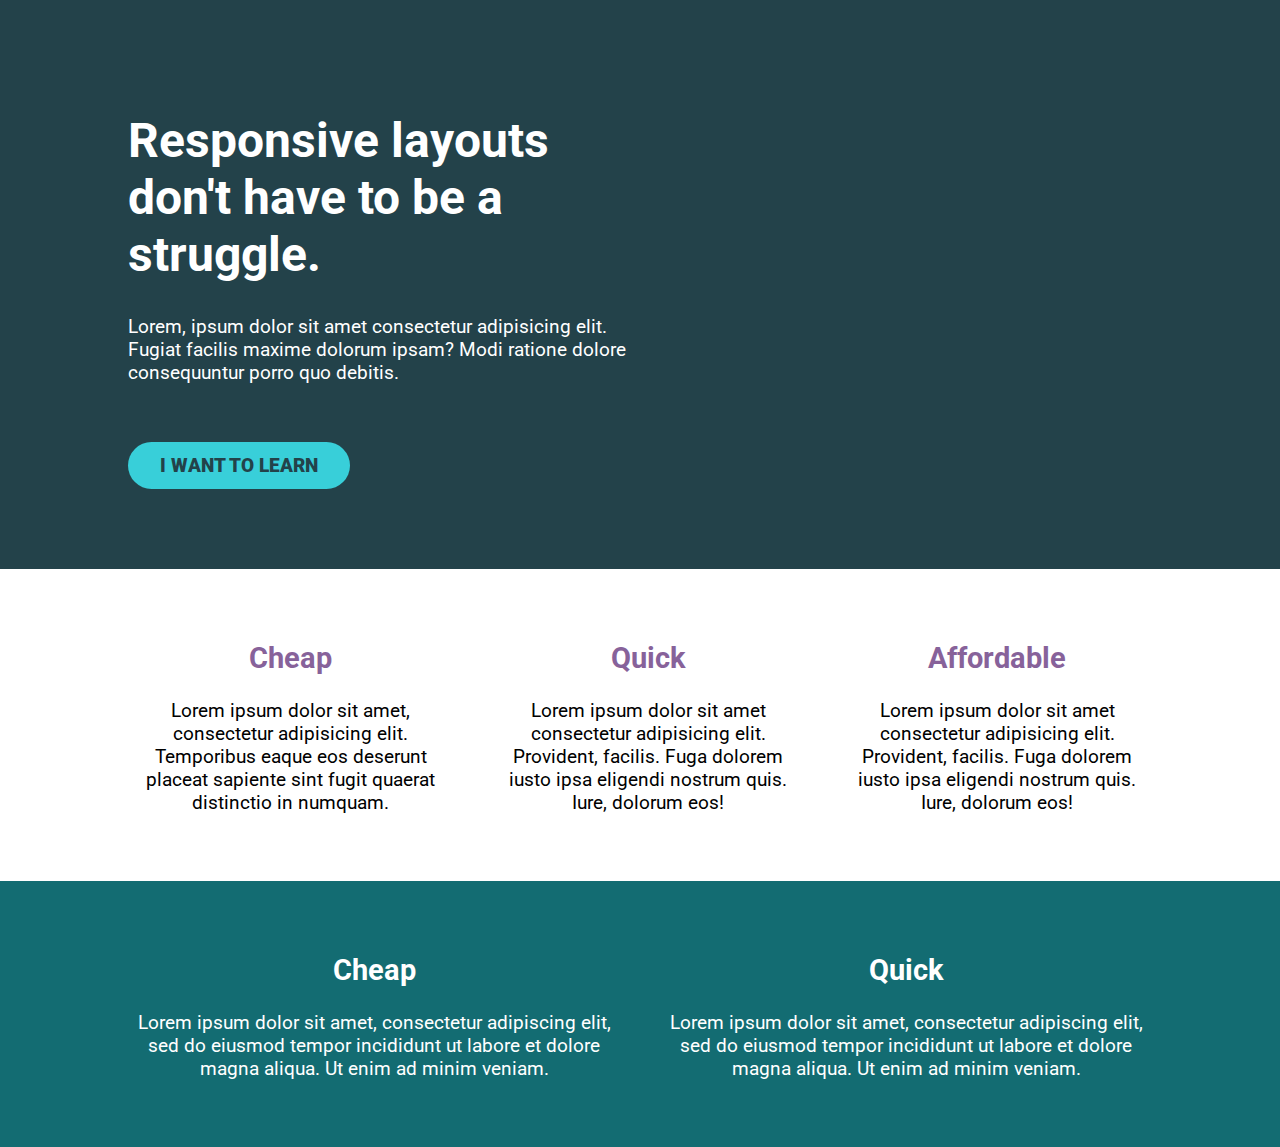
<file: challenge3/index.html>
<!DOCTYPE html>
<html lang="en">
<head>
  <meta charset="UTF-8">
  <meta http-equiv="X-UA-Compatible" content="IE=edge">
  <meta name="viewport" content="width=device-width, initial-scale=1.0">
  <title>Responsive Layouts</title>
  <link rel="stylesheet" href="style.css">
  <link rel="preconnect" href="https://fonts.googleapis.com">
<link rel="preconnect" href="https://fonts.gstatic.com" crossorigin>
<link href="https://fonts.googleapis.com/css2?family=Roboto&display=swap" rel="stylesheet">
</head>
<body>
  <div class="main">
    <div class="container">
      <div class="intro">
        <h1>Responsive layouts don't have to be a struggle.</h1>
        <p>Lorem, ipsum dolor sit amet consectetur adipisicing elit. Fugiat facilis maxime dolorum ipsam? Modi ratione dolore consequuntur porro quo debitis.</p>
        <a href="#" class="btn">I want to learn</a>
      </div>
    </div>
  </div>
  <div class="container">
    <div class="row">
      <div class="col">
        <h2>Cheap</h2>
        <p>Lorem ipsum dolor sit amet, consectetur adipisicing elit. Temporibus eaque eos deserunt placeat sapiente sint fugit quaerat distinctio in numquam.</p>
      </div>
      <div class="col">
        <h2>Quick</h2>
        <p>Lorem ipsum dolor sit amet consectetur adipisicing elit. Provident, facilis. Fuga dolorem iusto ipsa eligendi nostrum quis. Iure, dolorum eos!</p>
      </div>
      <div class="col">
        <h2>Affordable</h2>
        <p>Lorem ipsum dolor sit amet consectetur adipisicing elit. Provident, facilis. Fuga dolorem iusto ipsa eligendi nostrum quis. Iure, dolorum eos!</p>
      </div>
    </div>
  </div>

  <div class="nurow">
    <div class="container">
        <div class="row">
          <div class="col">
            <h2>Cheap</h2>
            <p>Lorem ipsum dolor sit amet, consectetur adipiscing elit, sed do eiusmod tempor incididunt ut labore et dolore magna aliqua. Ut enim ad minim veniam.</p>
          </div>
          <div class="col">
            <h2>Quick</h2>
            <p>Lorem ipsum dolor sit amet, consectetur adipiscing elit, sed do eiusmod tempor incididunt ut labore et dolore magna aliqua. Ut enim ad minim veniam.</p>
          </div>
        </div>
    </div>
  </div>
</body>
</html>
</file>
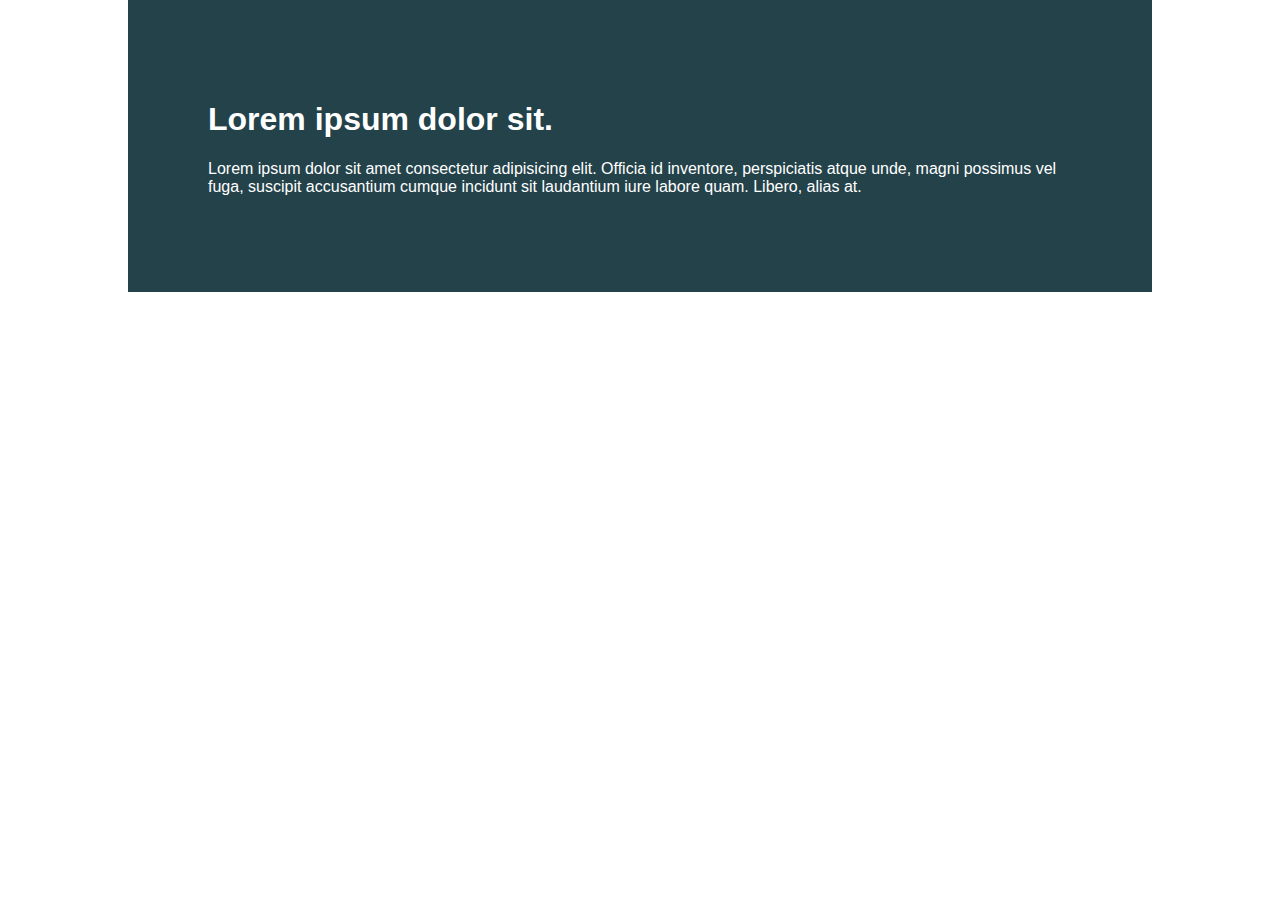
<file: Day1/index.html>
<!DOCTYPE html>
<html lang="en">
<head>
  <meta charset="UTF-8">
  <meta http-equiv="X-UA-Compatible" content="IE=edge">
  <meta name="viewport" content="width=device-width, initial-scale=1.0">
  <title>Document</title>
  <link rel="stylesheet" href="style.css">
</head>
<body>
  <div class="parent">
    <h1>Lorem ipsum dolor sit.</h1>
    <p>Lorem ipsum dolor sit amet consectetur adipisicing elit. Officia id inventore, perspiciatis atque unde, magni possimus vel fuga, suscipit accusantium cumque incidunt sit laudantium iure labore quam. Libero, alias at. </p>
    </div>
  </div>
</body>
</html>
</file>
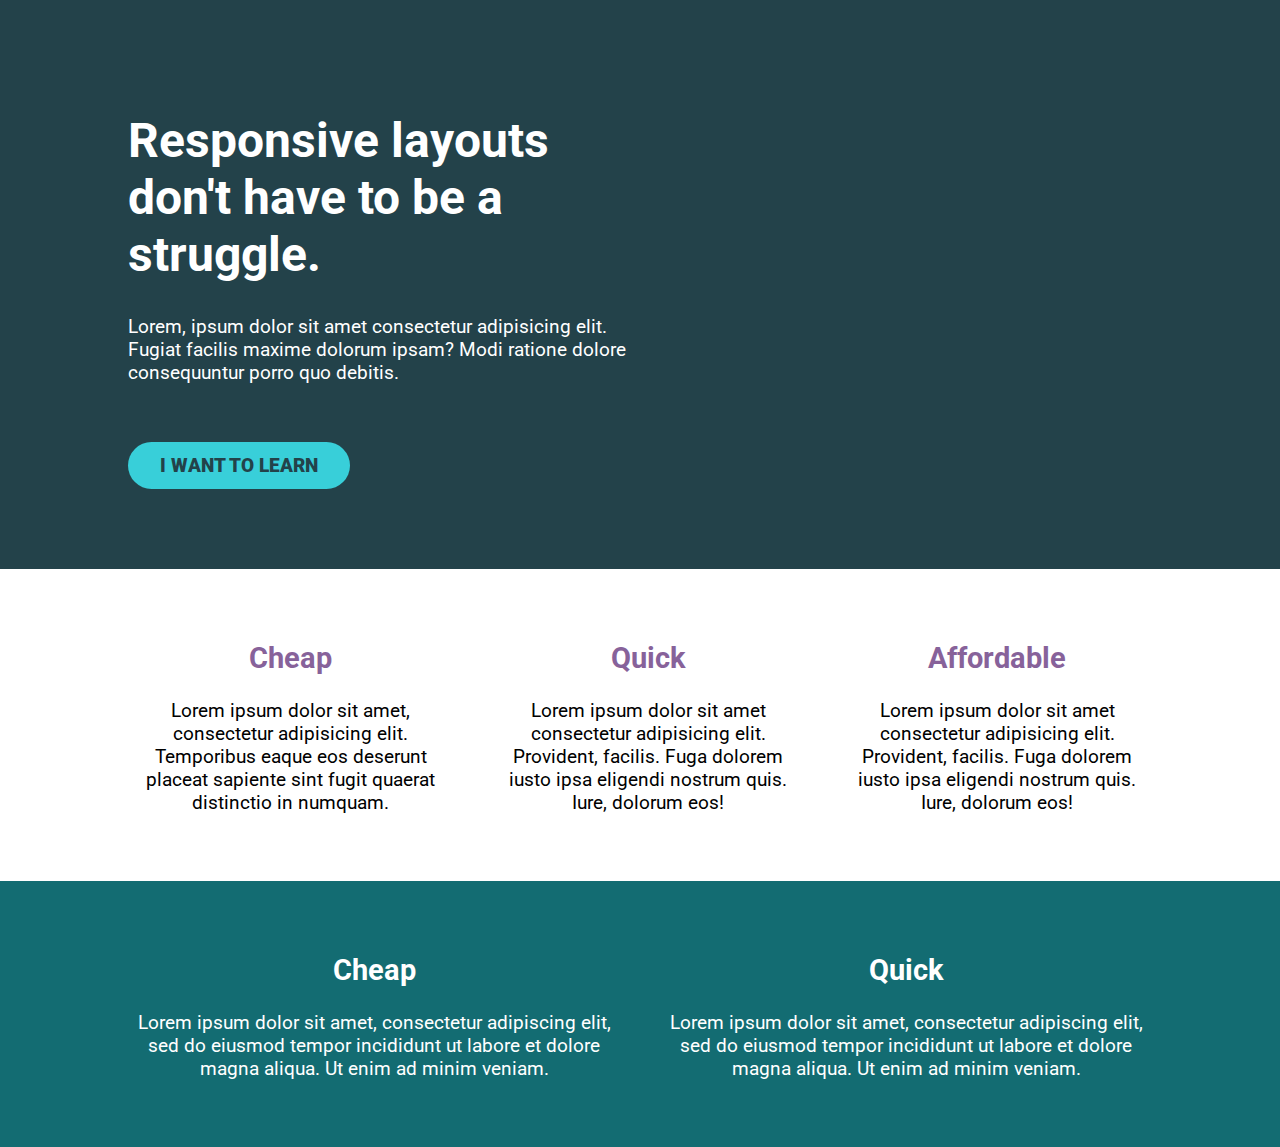
<file: flex-challenge1/index.html>
<!DOCTYPE html>
<html lang="en">
<head>
  <meta charset="UTF-8">
  <meta http-equiv="X-UA-Compatible" content="IE=edge">
  <meta name="viewport" content="width=device-width, initial-scale=1.0">
  <title>Responsive Layouts - Flex challenge 1</title>
  <link rel="stylesheet" href="style.css">
  <link rel="preconnect" href="https://fonts.googleapis.com">
<link rel="preconnect" href="https://fonts.gstatic.com" crossorigin>
<link href="https://fonts.googleapis.com/css2?family=Roboto&display=swap" rel="stylesheet">
</head>
<body>
  <div class="main">
    <div class="container">
      <div class="intro">
        <h1>Responsive layouts don't have to be a struggle.</h1>
        <p>Lorem, ipsum dolor sit amet consectetur adipisicing elit. Fugiat facilis maxime dolorum ipsam? Modi ratione dolore consequuntur porro quo debitis.</p>
        <a href="#" class="btn">I want to learn</a>
      </div>
    </div>
  </div>
  <div class="container">
    <div class="row">
      <div class="col">
        <h2>Cheap</h2>
        <p>Lorem ipsum dolor sit amet, consectetur adipisicing elit. Temporibus eaque eos deserunt placeat sapiente sint fugit quaerat distinctio in numquam.</p>
      </div>
      <div class="col">
        <h2>Quick</h2>
        <p>Lorem ipsum dolor sit amet consectetur adipisicing elit. Provident, facilis. Fuga dolorem iusto ipsa eligendi nostrum quis. Iure, dolorum eos!</p>
      </div>
      <div class="col">
        <h2>Affordable</h2>
        <p>Lorem ipsum dolor sit amet consectetur adipisicing elit. Provident, facilis. Fuga dolorem iusto ipsa eligendi nostrum quis. Iure, dolorum eos!</p>
      </div>
    </div>
  </div>

  <div class="nurow">
    <div class="container">
        <div class="row">
          <div class="col">
            <h2>Cheap</h2>
            <p>Lorem ipsum dolor sit amet, consectetur adipiscing elit, sed do eiusmod tempor incididunt ut labore et dolore magna aliqua. Ut enim ad minim veniam.</p>
          </div>
          <div class="col">
            <h2>Quick</h2>
            <p>Lorem ipsum dolor sit amet, consectetur adipiscing elit, sed do eiusmod tempor incididunt ut labore et dolore magna aliqua. Ut enim ad minim veniam.</p>
          </div>
        </div>
    </div>
  </div>
</body>
</html>
</file>
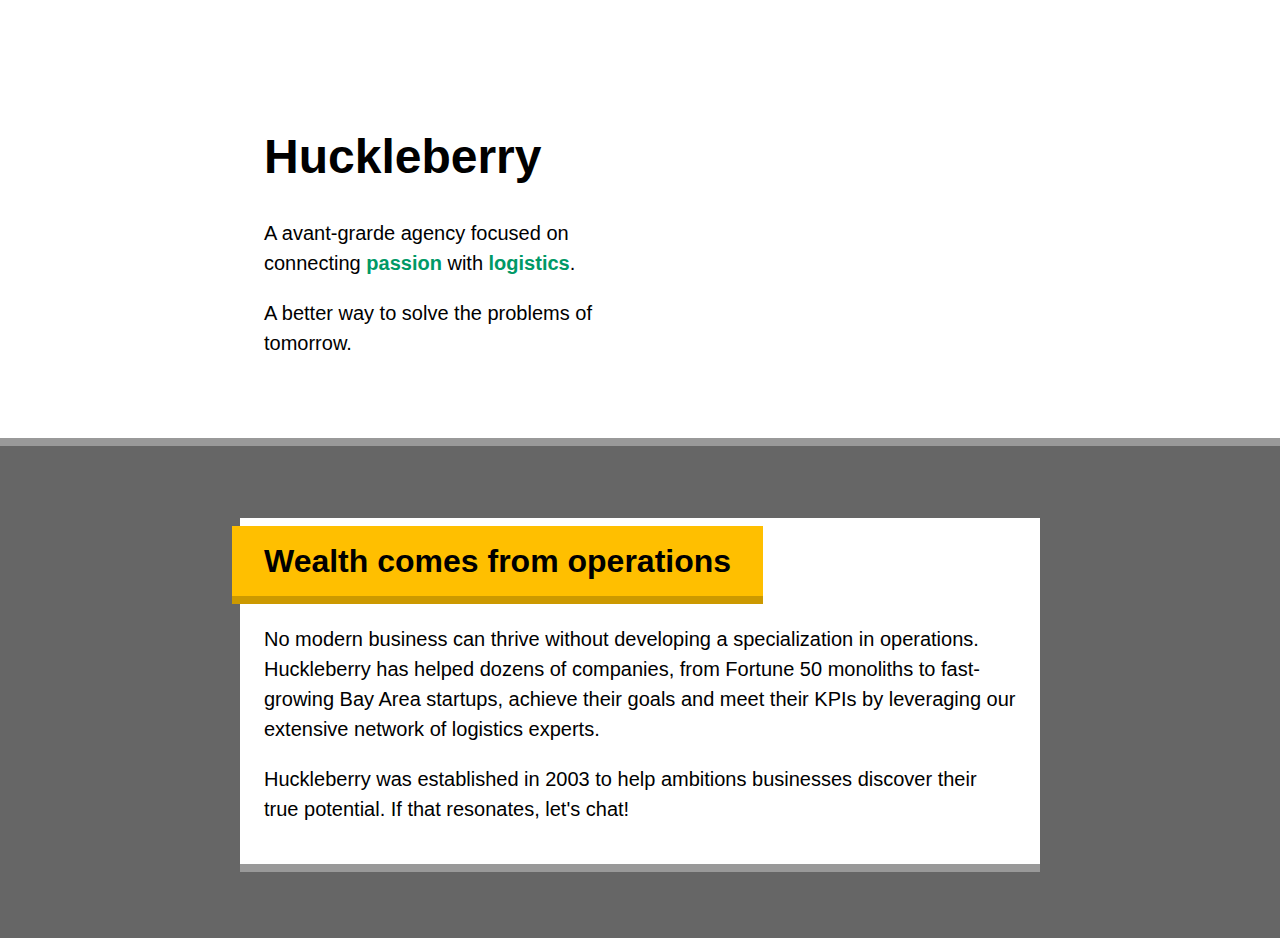
<file: huckleberry-assgn/index.html>
<!DOCTYPE html>
<html lang="en">
<head>
  <meta charset="UTF-8">
  <meta http-equiv="X-UA-Compatible" content="IE=edge">
  <meta name="viewport" content="width=device-width, initial-scale=1.0">
  <title>Huckleberry</title>
  <link rel="stylesheet" href="huckleberry.css">
</head>
<body>
  <header>
    <!-- wrapper is for alignment -->
    <div class="wrapper">
      <!-- class intro is for grouping -->
      <div class="intro">
        <h1>Huckleberry</h1>
        <p>A avant-grarde agency focused on connecting
        <strong>passion</strong> with <strong>logistics</strong>.
        </p>
        <p>A better way to solve the problems of tomorrow.</p>
      </div>
    </div>
  </header>
  <main>
    <div class="wrapper">
      <div class="card">
        <h2>Wealth comes from operations</h2>
        <p>No modern business can thrive without developing a specialization in operations. Huckleberry has helped dozens of companies, from Fortune 50 monoliths to fast-growing Bay Area startups, achieve their goals and meet their KPIs by leveraging our extensive network of logistics experts.</p>
        <p>Huckleberry was established in 2003 to help ambitions businesses discover their true potential. If that resonates, let's chat!</p>
      </div>
    </div>
  </main>
</body>
</html>
</file>
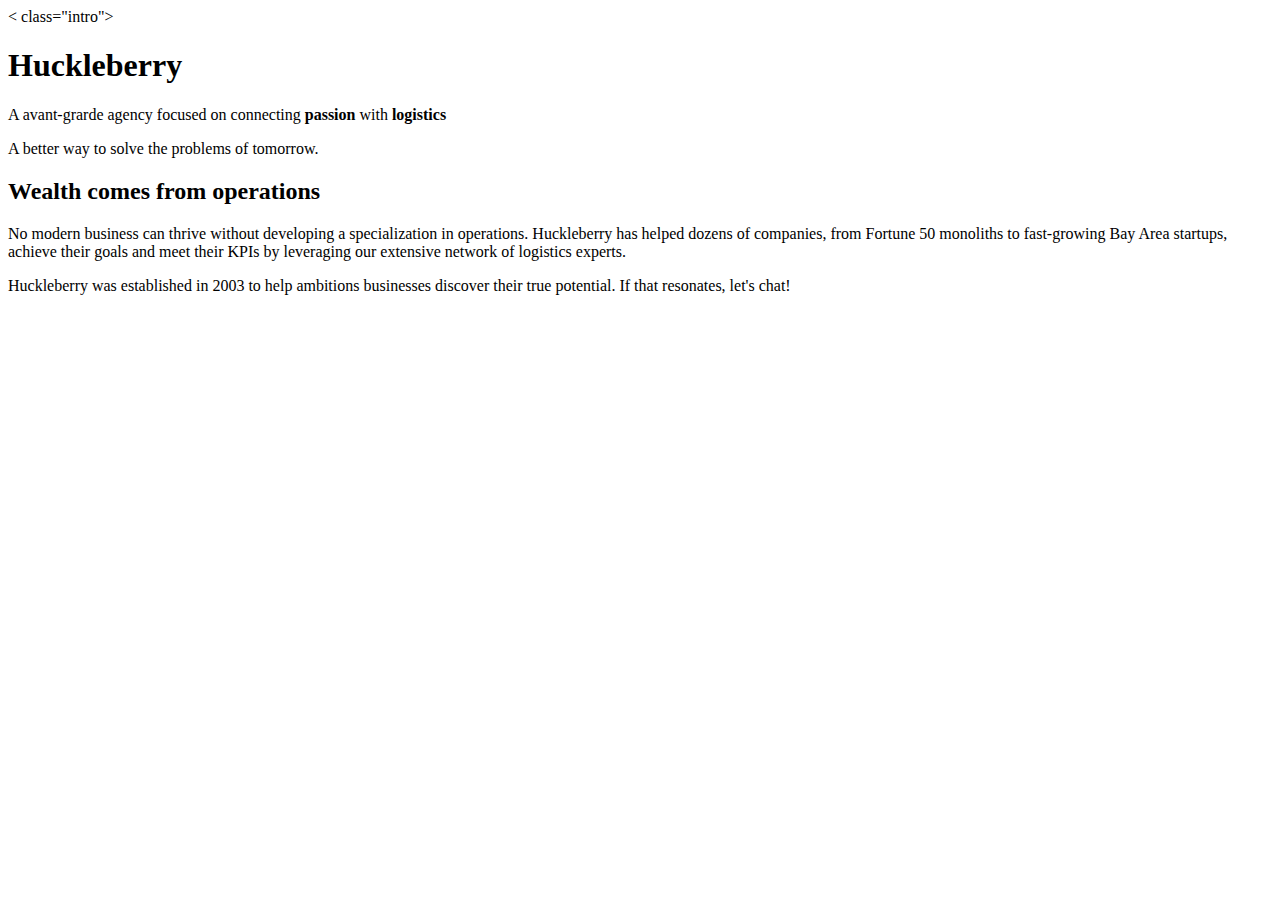
<file: Day1/index2.html>
<!DOCTYPE html>
<html lang="en">
<head>
  <meta charset="UTF-8">
  <meta http-equiv="X-UA-Compatible" content="IE=edge">
  <meta name="viewport" content="width=device-width, initial-scale=1.0">
  <title>Document</title>
</head>
<body>
  <header>
    <!-- wrapper is for alignment -->
    <div class="wrapper">
      <!-- class intro is for grouping -->
      < class="intro">
        <h1>Huckleberry</h1>
        <p>A avant-grarde agency focused on connecting
        <strong>passion</strong> with <strong>logistics</strong>
        </p>
        <p>A better way to solve the problems of tomorrow.</p>
      </div>
    </div>
  </header>
  <main>
    <div class="wrapper">
      <div class="card">
        <h2>Wealth comes from operations</h2>
        <p>No modern business can thrive without developing a specialization in operations. Huckleberry has helped dozens of companies, from Fortune 50 monoliths to fast-growing Bay Area startups, achieve their goals and meet their KPIs by leveraging our extensive network of logistics experts.</p>
        <p>Huckleberry was established in 2003 to help ambitions businesses discover their true potential. If that resonates, let's chat!</p>
      </div>
    </div>
  </main>
</body>
</html>
</file>
<file: challenge3/style.css>
* {
 box-sizing: border-box; 
}

body {
  margin: 0;
  font-family: 'Roboto', sans-serif;
  font-size: 1.2rem;
  /* font-family: 'Roboto Mono', monospace; */
}

h1 {
  font-size: 3rem;
}

.row {
  display: flex;
  flex-direction: row;
  gap: 40px;
  padding: 3rem 0;
  text-align: center;
}

.row h2 {
  color: #87629A;
}

.nurow {
  background-color: #136C72;
  color: white;
  display: flex;
  flex-direction: row;
}

.nurow .col h2 {
  color: white;
}


.main {
  background-color: #23424a;
  color: white;
  padding: 5rem 0;
}

.container {
  margin: 0 auto;
  width: 80%;
  max-width: 1200px;
}

.intro {
  width: 50%;
}

.main p {
  margin-bottom: 3em;
}

.btn {
  display: inline-block;
  background-color: #38cfd9;
  color: #136c72;
  padding: 0.75rem 2rem;
  color: #23424a;
  text-decoration: none;
  text-transform: uppercase;
  border-radius: 100px;
  font-weight: 900;
}
</file>
<file: Day1/style.css>
* {
  box-sizing: border-box;
}

body {
  margin: 0;
  font-family: sans-serif;
}

.parent {
  background-color: #23424a;
  padding: 50px;
  margin: 0 auto;
  width: 80%;
  color: white;
  padding: 5rem;
}
</file>
<file: flex-challenge1/style.css>
* {
  box-sizing: border-box; 
 }
 
 body {
   margin: 0;
   font-family: 'Roboto', sans-serif;
   font-size: 1.2rem;
   /* font-family: 'Roboto Mono', monospace; */
 }
 
 h1 {
   font-size: 3rem;
 }
 
 .row {
   display: flex;
   flex-direction: row;
   gap: 40px;
   padding: 3rem 0;
   text-align: center;
 }
 
 .row h2 {
   color: #87629A;
 }
 
 .nurow {
   background-color: #136C72;
   color: white;
   display: flex;
   flex-direction: row;
 }
 
 .nurow .col h2 {
   color: white;
 }
 
 
 .main {
   background-color: #23424a;
   color: white;
   padding: 5rem 0;
 }
 
 .container {
   margin: 0 auto;
   width: 80%;
   max-width: 1200px;
 }
 
 .intro {
   width: 50%;
 }
 
 .main p {
   margin-bottom: 3em;
 }
 
 .btn {
   display: inline-block;
   background-color: #38cfd9;
   color: #136c72;
   padding: 0.75rem 2rem;
   color: #23424a;
   text-decoration: none;
   text-transform: uppercase;
   border-radius: 100px;
   font-weight: 900;
 }
</file>
<file: huckleberry-assgn/huckleberry.css>
* {
  font-family: 'Lato', sans-serif;
  box-sizing: border-box;
}

body {
  margin: 0;
  padding: 0;
}

.wrapper {
  max-width: 800px;
  margin: 0 auto;
  padding: 0 24px;
}

strong {
  color: hsla(160, 100%, 30% , 1);
}

.intro {
  padding: 96px 0 64px 0;
  max-width: 400px;
}

.intro h1 {
  font-size: 3rem;
  font-weight: 700;
  line-height: 1.2;
}

p {
  line-height: 1.5;
  font-size: 1.25rem;
  margin-bottom: 1rem;
}

main {
  background-color: hsla(0, 0%, 40%, 1);
  padding-top: 72px;
  padding-bottom: 66px;
}

header {
  border-bottom: 8px solid hsla(0, 0%, 60%, 1);
}

.card {
  background-color: white;
  padding: 24px;
  margin: 0 -24px;
  border-bottom: 8px solid hsla(0, 0%, 60%, 1)
}

.card h2 {
  margin: 0;
  margin-top: -16px;
  margin-bottom: 16px;
  margin-left: -32px;
  padding: 16px 32px;
  border-bottom: 8px solid hsla(45, 100%, 40% , 1);
  background-color: hsla(45, 100%, 50% , 1);
  width: fit-content;
  font-size: 2rem;
  font-weight: 700;
  line-height: 1.2;
}
</file>
